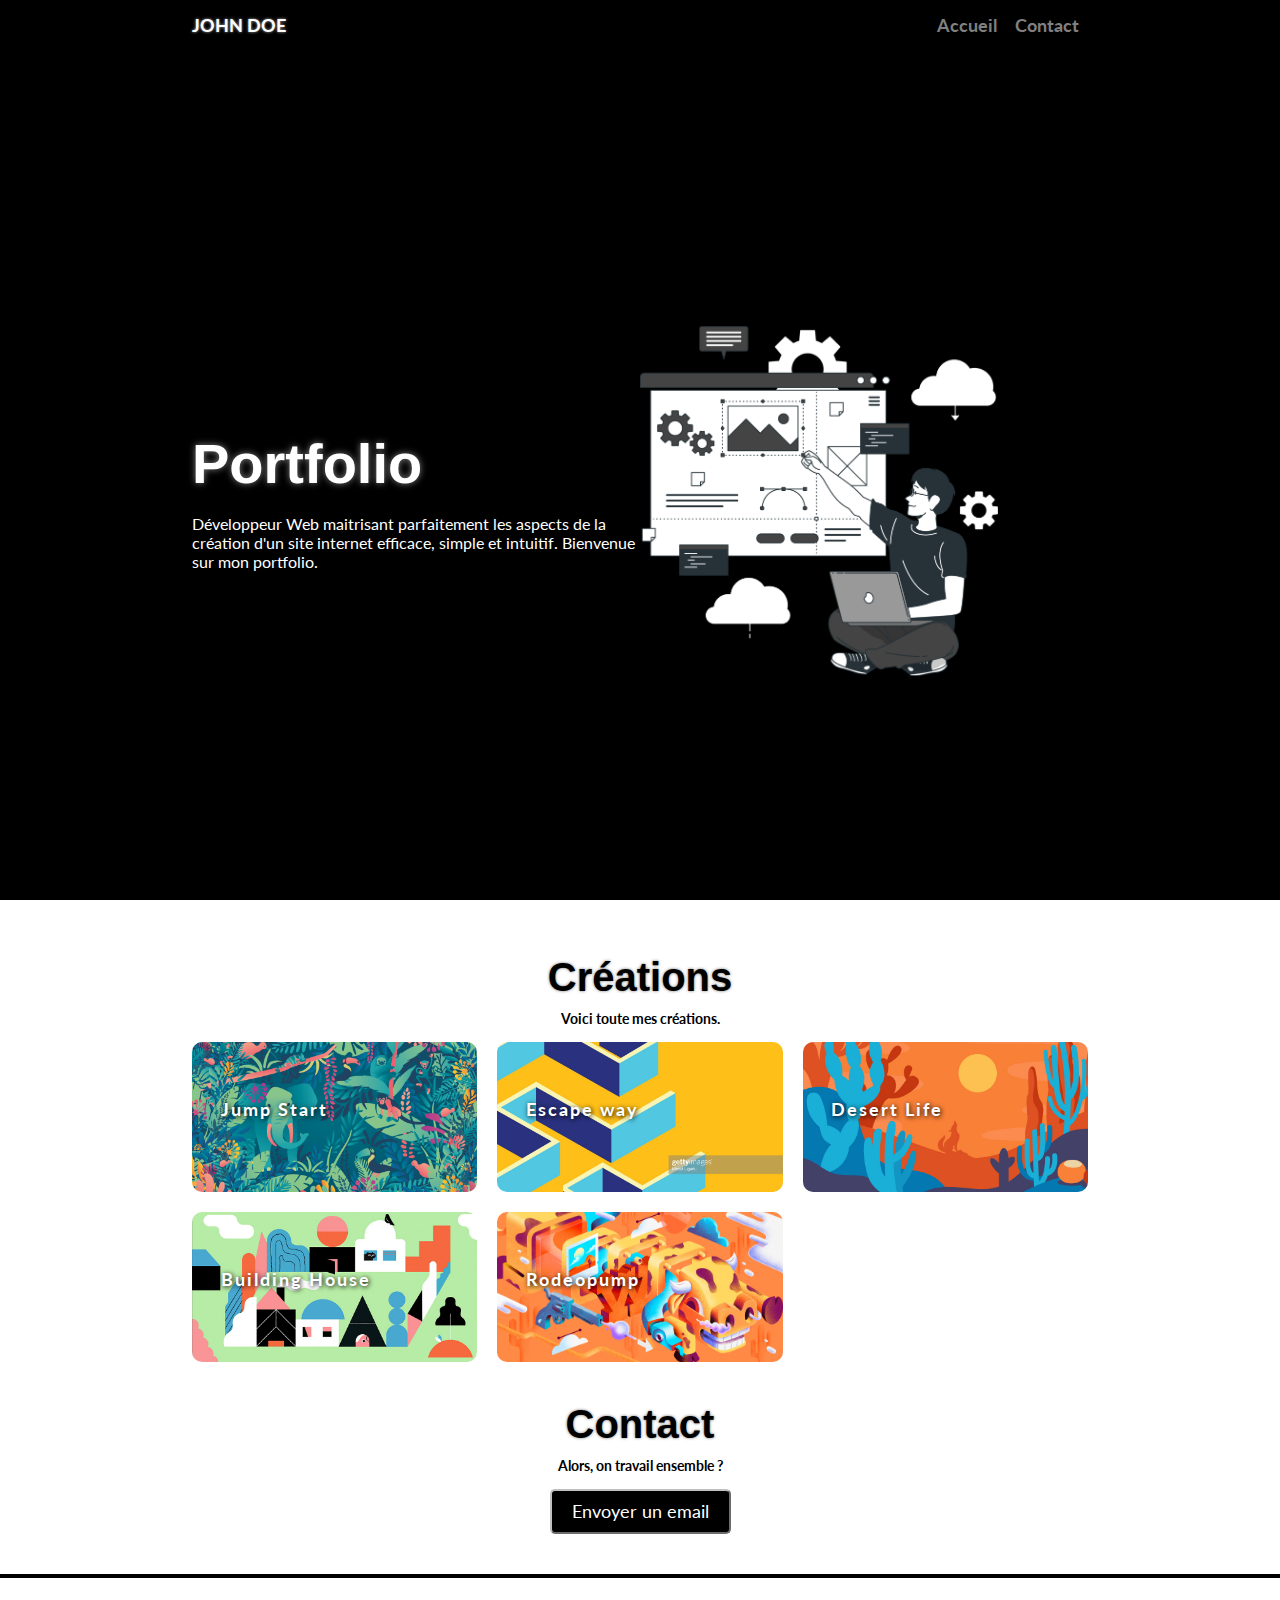
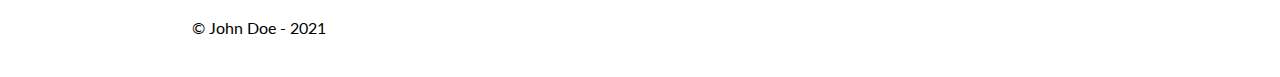
<file: index.html>
<!DOCTYPE html>
<html>
    <head>
        <meta charset="UTF-8">
        <meta name="viewport" content="width=device-width, initial-scale=1.0">
        <link rel="icon" type="image/x-icon" href="Images/favicon.png">
        <link rel="stylesheet" href="Style/style.css">
        <title>Template | Potfolio</title>
    </head>
 
    <body>
        <header>
            <!-- Menu -->
            <div class=container>
                <h1>JOHN DOE</h1>
                <nav>
                        <li><a href="#" id="Contact">Contact</a></li>
                        <li><a href="index.html" id="Accueil">Accueil</a></li>  
                </nav>
            </div>
            <!-- Acceuil -->
            <div class="container">
                <div class="flex-presentation">
                    <div id="gaucheP">
                        <h2>Portfolio</h2><br>
                        <p><strong>Développeur Web</strong> maitrisant parfaitement les aspects de la création d'un site internet efficace, simple et intuitif. Bienvenue sur mon portfolio.</p>
                    </div>
                    <div id=droiteP>
                        <img src="Images/illustration.png" alt="Logo">
                    </div>
                </div>
            </div>
        </header>
        <div class=container>
            <div class="flex-center">
                <h3>Créations</h3>
                <p>Voici toute mes créations.</p>
            </div>
            <div id="grill">
                    <a href="Projets/JumpStart.html" title="Jump-Start" id="Jumpstart"><div class="element" ><p>Jump Start</p></div></a>
                    <a href="Projets/EscapeWay.html" id="Escapeway" title="Escape-way"><div class="element" ><p>Escape way</p></div></a>
                    <a href="Projets/DesertLife.html" title="Desert Life" id="Desertlife"><div class="element"><p>Desert Life</p></div></a>
                    <a href="Projets/BuildingHouse.html" title="Building House" id="Buildinghouse"><div class="element"><p>Building House</p></div></a>
                    <a href="Projets/RodeoPump.html" title="Rodeo Pump" id="Rodeopump"><div class="element"><p>Rodeopump</p></div></a>
            </div>
            <div class="contact">
                <div class="flex-center">
                    <h3>Contact</h3>
                    <p>Alors, on travail ensemble ?</p>
                    <a href="#" id="mail">Envoyer un email</a>
                 </div>
            </div>
        </div>
        <footer>
            <hr>
            <div class=container id="footer">
                <p>&copy; John Doe - 2021</p>
            </div>
        </footer>
    </body>
</html>
</file>
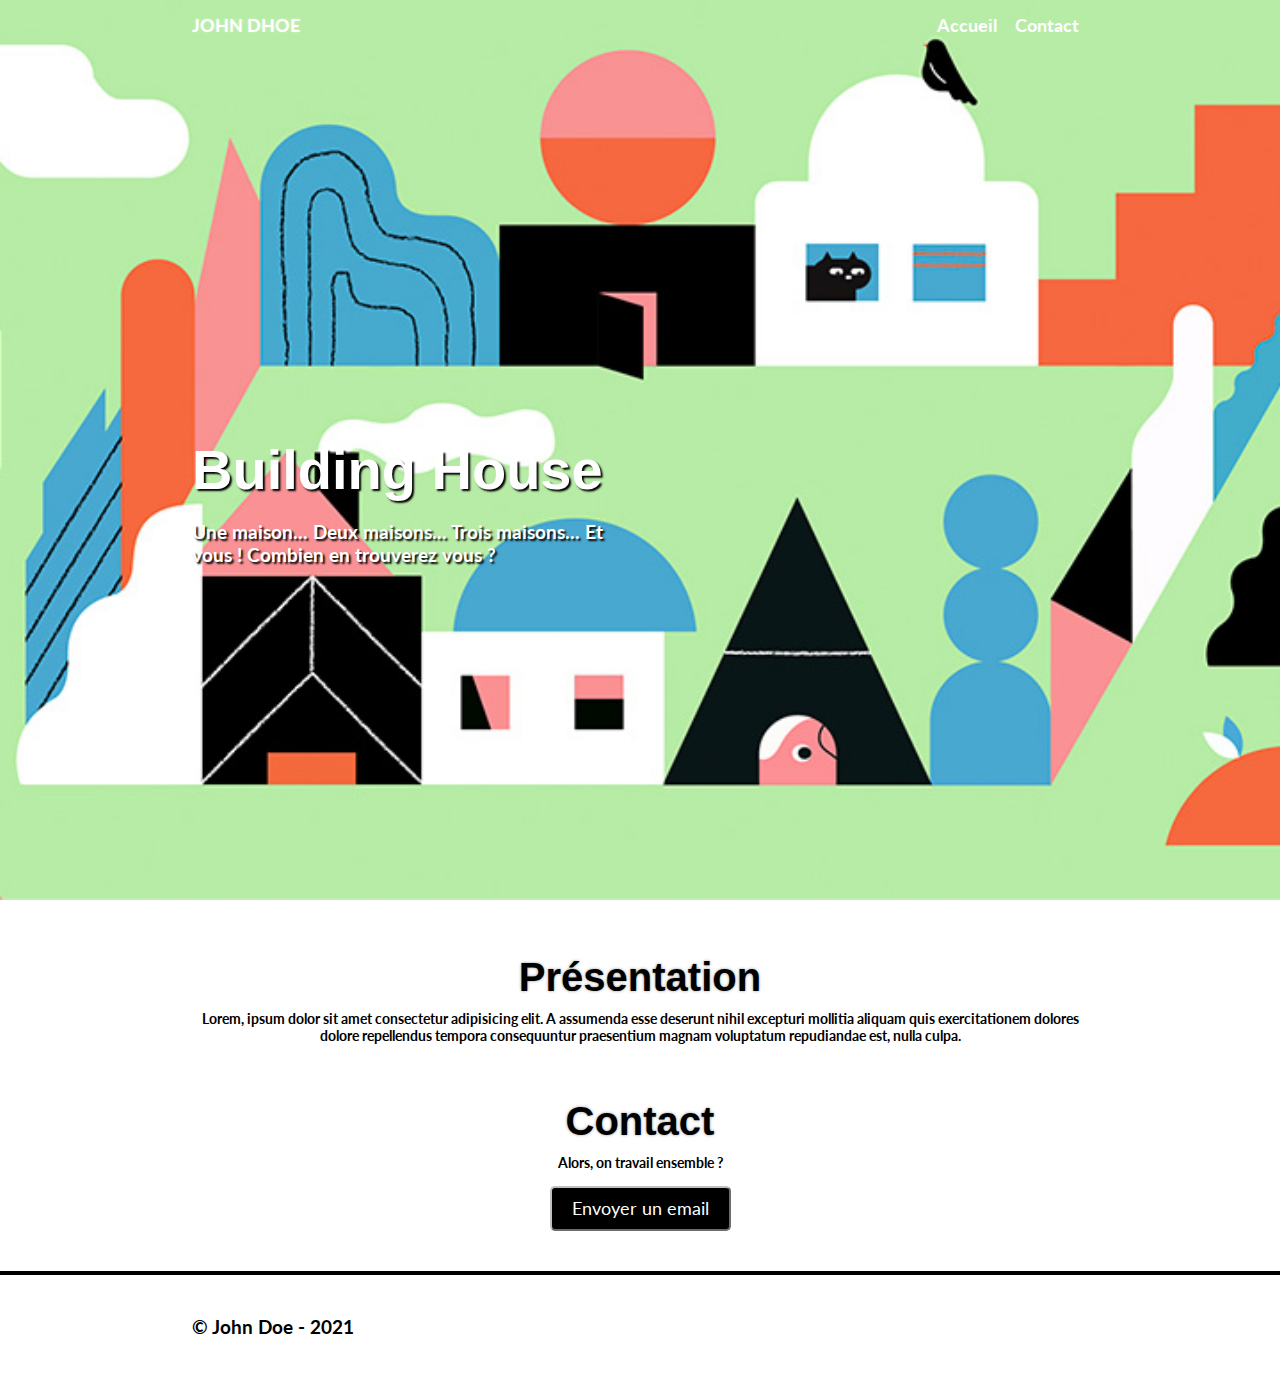
<file: Projets/BuildingHouse.html>
<!DOCTYPE html>
<html>
    <head>
        <meta charset="UTF-8">
        <meta name="viewport" content="width=device-width, initial-scale=1.0">
        <link rel="icon" type="image/x-icon" href="../Images/favicon.png">
        <link rel="stylesheet" href="../Style/BuildingHouse.css">
        <title>Créations | Building House</title>
    </head>
 
    <body>
        <header>
            <!-- Menu -->
            <div class=container>
                <h1>JOHN DHOE</h1>
                    <nav>
                        <li><a href="#" id="Contact">Contact</a></li>
                        <li><a href="../index.html" id="Accueil">Accueil</a></li>  
                    </nav>
            </div>
            <!-- Acceuil -->
            <div class="container">
                <div class="flex-presentation">
                    <div id="gaucheP">
                        <h2>Building House</h2><br>
                        <p>Une maison... Deux maisons... Trois maisons... Et vous ! Combien en trouverez vous ?</p>
                </div>
                </div>
            </div>
        </header>
        <div class=container>
            <div class="flex-center">
                <h3>Présentation</h3>
                <p>Lorem, ipsum dolor sit amet consectetur adipisicing elit. A assumenda esse deserunt nihil excepturi mollitia aliquam quis exercitationem dolores dolore repellendus tempora consequuntur praesentium magnam voluptatum repudiandae est, nulla culpa.</p>
            </div>
            <div class="contact">
                <div class="flex-center">
                    <h3>Contact</h3>
                    <p>Alors, on travail ensemble ?</p>
                    <a href="#" id="mail">Envoyer un email</a>
                </div>
            </div>
        </div>
        <footer>
            <hr>
            <div class=container id="footer">
                <p>&copy; John Doe - 2021</p>
            </div>
        </footer>
    </body>
</html>
</file>
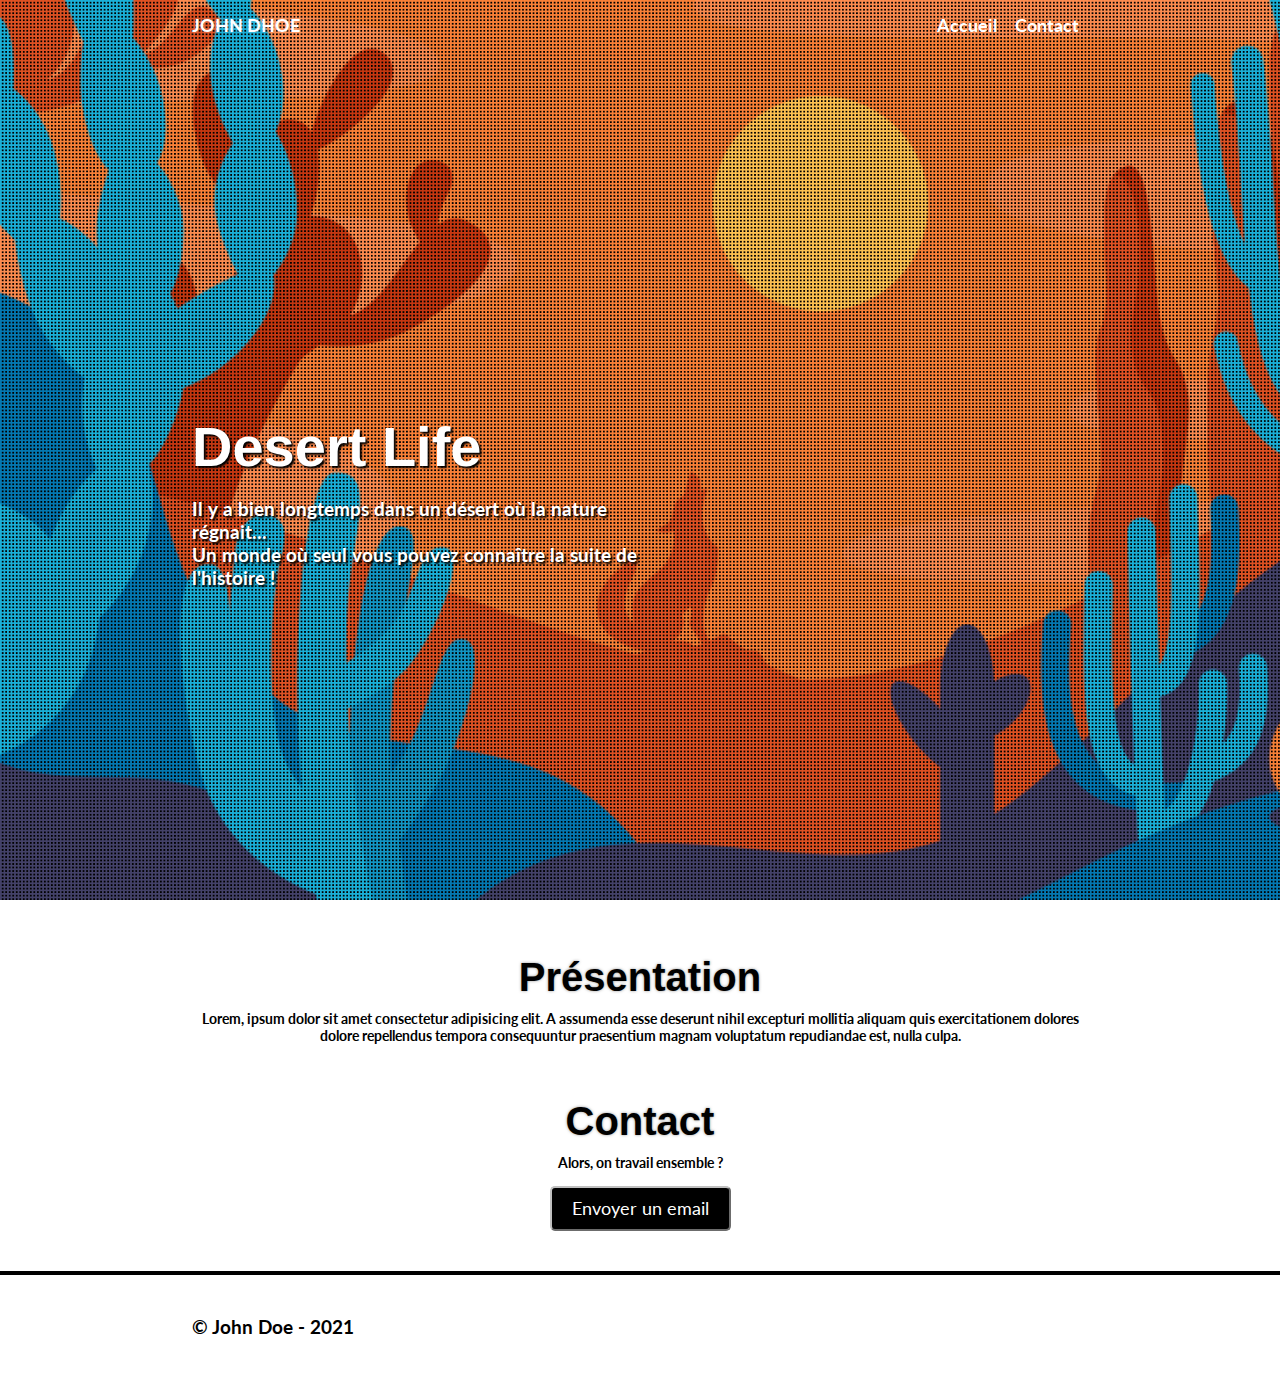
<file: Projets/DesertLife.html>
<!DOCTYPE html>
<html>
    <head>
        <meta charset="UTF-8">
        <meta name="viewport" content="width=device-width, initial-scale=1.0">
        <link rel="icon" type="image/x-icon" href="../Images/favicon.png">
        <link rel="stylesheet" href="../Style/DesertLife.css">
        <title>Créations | Desert Life</title>
    </head>
 
    <body>
        <header>
            <!-- Menu -->
            <div class=container>
                <h1>JOHN DHOE</h1>
                    <nav>
                        <li><a href="#" id="Contact">Contact</a></li>
                        <li><a href="../index.html" id="Accueil">Accueil</a></li>  
                    </nav>
            </div>
            <!-- Acceuil -->
            <div class="container">
                <div class="flex-presentation">
                    <div id="gaucheP">
                        <h2>Desert Life</h2><br>
                        <p>Il y a bien longtemps dans un désert où la nature régnait... 
                            <br>
                            Un monde où seul vous pouvez connaître la suite de l'histoire !
                        </p>
                </div>
                </div>
            </div>
        </header>
        <div class=container>
            <div class="flex-center">
                <h3>Présentation</h3>
                <p>Lorem, ipsum dolor sit amet consectetur adipisicing elit. A assumenda esse deserunt nihil excepturi mollitia aliquam quis exercitationem dolores dolore repellendus tempora consequuntur praesentium magnam voluptatum repudiandae est, nulla culpa.</p>
            </div>
            <div class="contact">
                <div class="flex-center">
                    <h3>Contact</h3>
                    <p>Alors, on travail ensemble ?</p>
                    <a href="#" id="mail">Envoyer un email</a>
                </div>
            </div>
        </div>
        <footer>
            <hr>
            <div class=container id="footer">
                <p>&copy; John Doe - 2021</p>
            </div>
        </footer>
    </body>
</html>
</file>
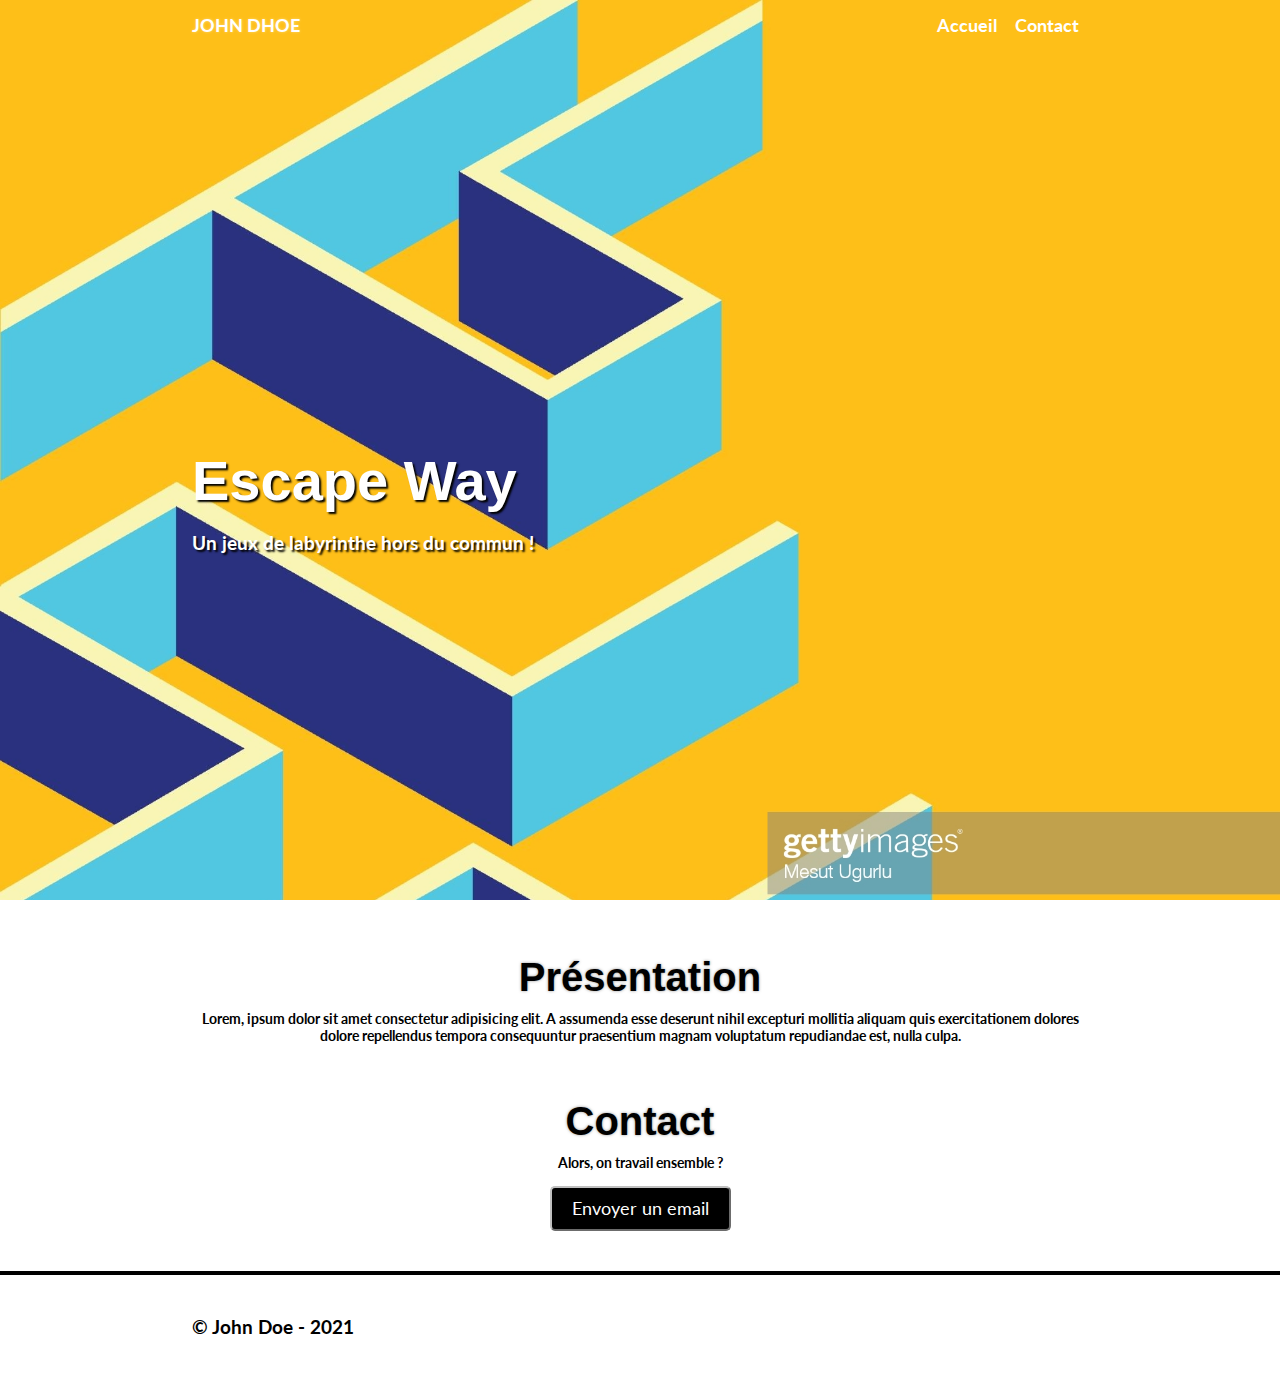
<file: Projets/EscapeWay.html>
<!DOCTYPE html>
<html>
    <head>
        <meta charset="UTF-8">
        <meta name="viewport" content="width=device-width, initial-scale=1.0">
        <link rel="icon" type="image/x-icon" href="../Images/favicon.png">
        <link rel="stylesheet" href="../Style/EscapeWay.css">
        <title>Créations | Escape Way</title>
    </head>
 
    <body>
        <header>
            <!-- Menu -->
            <div class=container>
                <h1>JOHN DHOE</h1>
                    <nav>
                        <li><a href="#" id="Contact">Contact</a></li>
                        <li><a href="../index.html" id="Accueil">Accueil</a></li>  
                    </nav>
            </div>
            <!-- Acceuil -->
            <div class="container">
                <div class="flex-presentation">
                    <div id="gaucheP">
                        <h2>Escape Way</h2><br>
                        <p>Un jeux de labyrinthe hors du commun !</p>
                </div>
                </div>
            </div>
        </header>
        <div class=container>
            <div class="flex-center">
                <h3>Présentation</h3>
                <p>Lorem, ipsum dolor sit amet consectetur adipisicing elit. A assumenda esse deserunt nihil excepturi mollitia aliquam quis exercitationem dolores dolore repellendus tempora consequuntur praesentium magnam voluptatum repudiandae est, nulla culpa.</p>
            </div>
            <div class="contact">
                <div class="flex-center">
                    <h3>Contact</h3>
                    <p>Alors, on travail ensemble ?</p>
                    <a href="#" id="mail">Envoyer un email</a>
                </div>
            </div>
        </div>
        <footer>
            <hr>
            <div class=container id="footer">
                <p>&copy; John Doe - 2021</p>
            </div>
        </footer>
    </body>
</html>
</file>
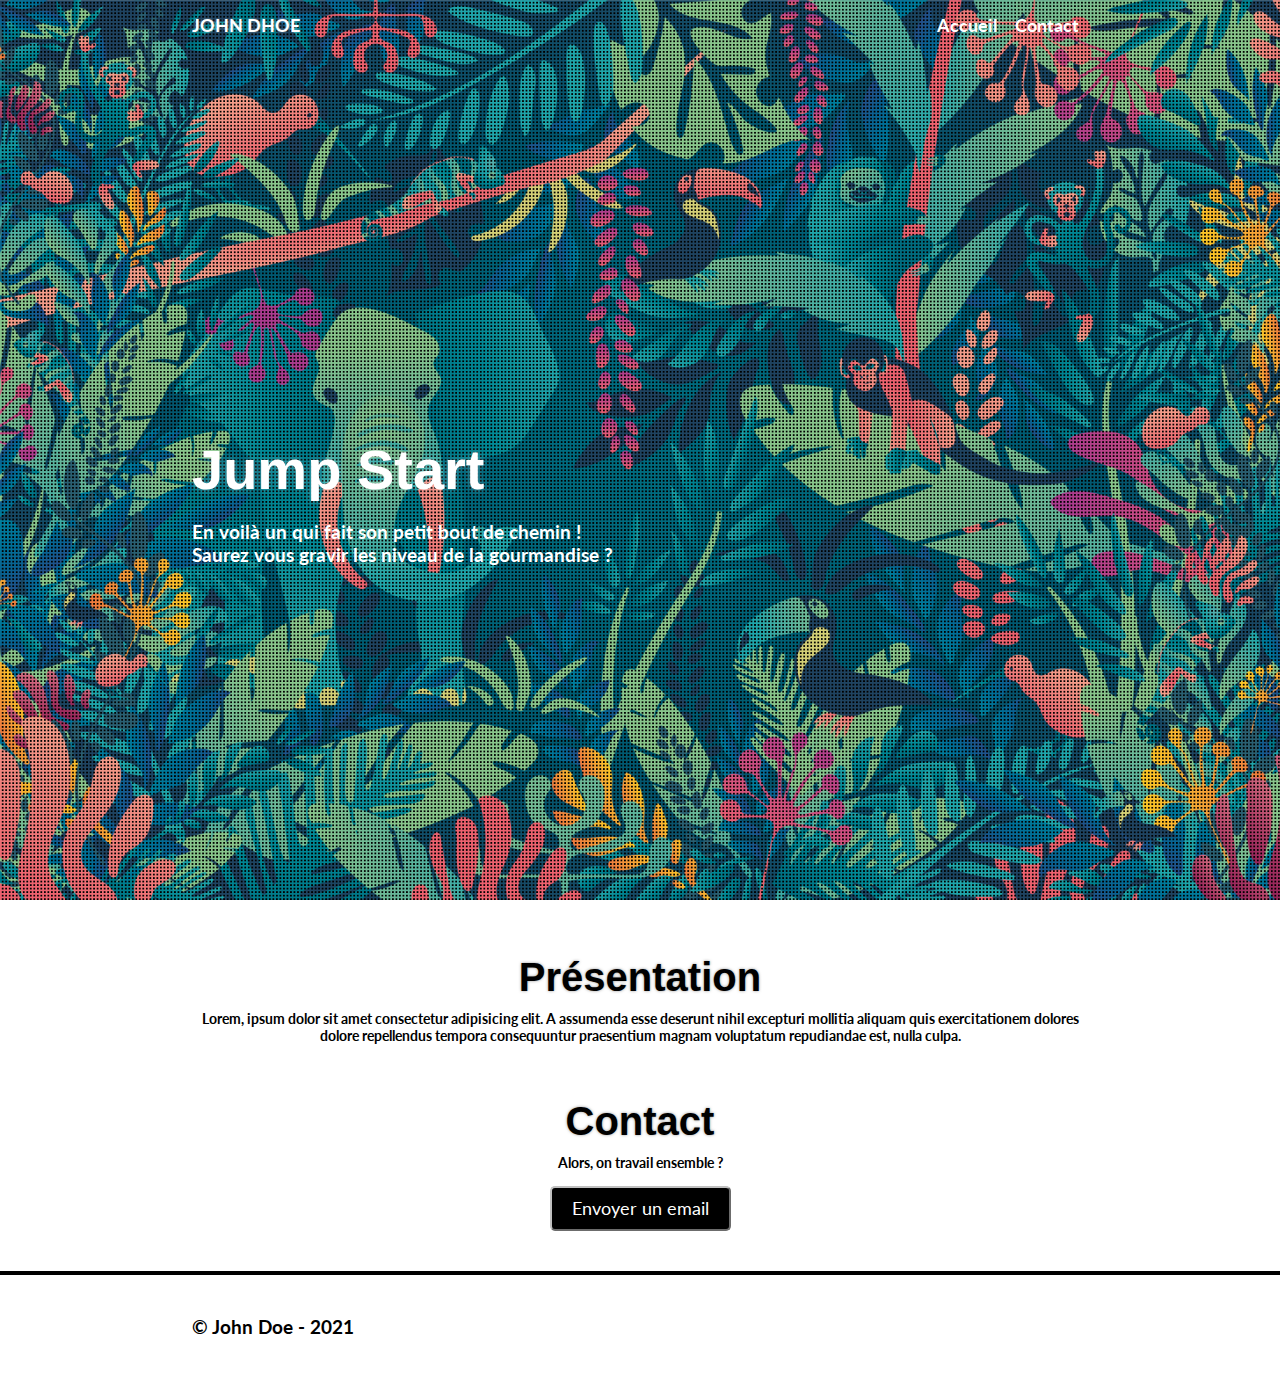
<file: Projets/JumpStart.html>
<!DOCTYPE html>
<html>
    <head>
        <meta charset="UTF-8">
        <meta name="viewport" content="width=device-width, initial-scale=1.0">
        <link rel="icon" type="image/x-icon" href="../Images/favicon.png">
        <link rel="stylesheet" href="../Style/JumpStart.css">
        <title>Créations | Jump Start</title>
    </head>
 
    <body>
        <header>
            <!-- Menu -->
            <div class=container>
                <h1>JOHN DHOE</h1>
                    <nav>
                        <li><a href="#" id="Contact">Contact</a></li>
                        <li><a href="../index.html" id="Accueil">Accueil</a></li>  
                    </nav>
            </div>
            <!-- Acceuil -->
            <div class="container">
                <div class="flex-presentation">
                    <div id="gaucheP">
                        <h2>Jump Start</h2><br>
                        <p>En voilà un qui fait son petit bout de chemin ! Saurez vous gravir les niveau de la gourmandise ?</p>
                </div>
                </div>
            </div>
        </header>
        <div class=container>
            <div class="flex-center">
                <h3>Présentation</h3>
                <p>Lorem, ipsum dolor sit amet consectetur adipisicing elit. A assumenda esse deserunt nihil excepturi mollitia aliquam quis exercitationem dolores dolore repellendus tempora consequuntur praesentium magnam voluptatum repudiandae est, nulla culpa.</p>
            </div>
            <div class="contact">
                <div class="flex-center">
                    <h3>Contact</h3>
                    <p>Alors, on travail ensemble ?</p>
                    <a href="#" id="mail">Envoyer un email</a>
                </div>
            </div>
        </div>
        <footer>
            <hr>
            <div class=container id="footer">
                <p>&copy; John Doe - 2021</p>
            </div>
        </footer>
    </body>
</html>
</file>
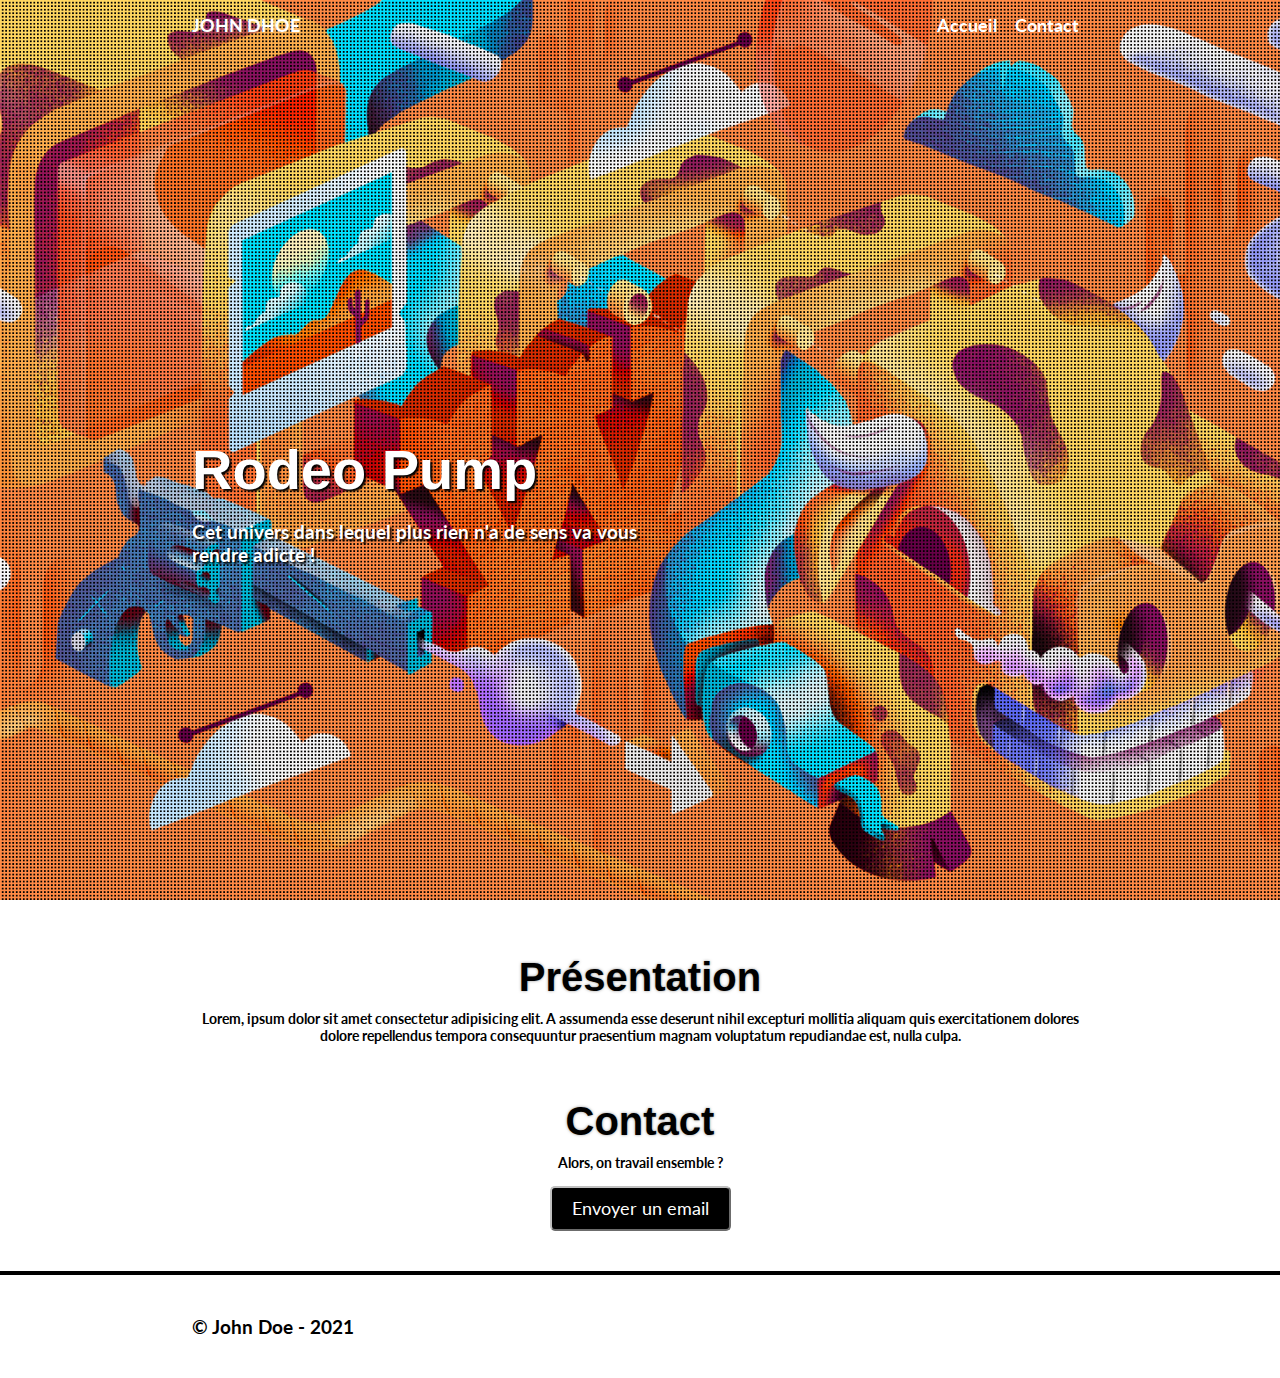
<file: Projets/RodeoPump.html>
<!DOCTYPE html>
<html>
    <head>
        <meta charset="UTF-8">
        <meta name="viewport" content="width=device-width, initial-scale=1.0">
        <link rel="icon" type="image/x-icon" href="../Images/favicon.png">
        <link rel="stylesheet" href="../Style/RodeoPump.css">
        <title>Créations | Rodeo Pump</title>
    </head>
 
    <body>
        <header>
            <!-- Menu -->
            <div class=container>
                <h1>JOHN DHOE</h1>
                    <nav>
                        <li><a href="#" id="Contact">Contact</a></li>
                        <li><a href="../index.html" id="Accueil">Accueil</a></li>  
                    </nav>
            </div>
            <!-- Acceuil -->
            <div class="container">
                <div class="flex-presentation">
                    <div id="gaucheP">
                        <h2>Rodeo Pump</h2><br>
                        <p>Cet univers dans lequel plus rien n'a de sens va vous rendre adicte !</p>
                </div>
                </div>
            </div>
        </header>
        <div class=container>
            <div class="flex-center">
                <h3>Présentation</h3>
                <p>Lorem, ipsum dolor sit amet consectetur adipisicing elit. A assumenda esse deserunt nihil excepturi mollitia aliquam quis exercitationem dolores dolore repellendus tempora consequuntur praesentium magnam voluptatum repudiandae est, nulla culpa.</p>
            </div>
            <div class="contact">
                <div class="flex-center">
                    <h3>Contact</h3>
                    <p>Alors, on travail ensemble ?</p>
                    <a href="#" id="mail">Envoyer un email</a>
                </div>
            </div>
        </div>
        <footer>
            <hr>
            <div class=container id="footer">
                <p>&copy; John Doe - 2021</p>
            </div>
        </footer>
    </body>
</html>
</file>
<file: Style/style.css>
/* POLICES */
@import url('https://fonts.googleapis.com/css2?family=Lato:wght@300&family=Roboto:wght@300&display=swap');
@import url('https://fonts.googleapis.com/css2?family=Oswald:wght@500&display=swap');

*{
    box-sizing:border-box;
    margin:0;
}

html{
    min-width: 300px;
}

header{
    background:black;
    height:100vh;
}

h1{text-shadow: 0px 0px 3px rgba(255, 255, 255,0.7);}

h1, nav{
    width:50%;
    display:inline;
    height:15px;
}

h1, a{
    font-family: 'Lato', arial, sans-serif;
    font-size:1.1em;
    color:rgb(255, 255, 255);
    text-decoration: none;
}

h2{
    font-family: arial, sans-serif;
    font-size:3.5em;
    color:white;
    text-shadow: 0px 0px 7px rgba(255, 255, 255,0.5);
}

h3{
    font-size: 2.5em;
    font-family: arial, sans-serif;
    margin-top: 40px;
    text-shadow: 0px 0px 3px rgba(78, 78, 78, 0.8);

}

strong{
    font-weight:normal;
}

p{
    color:white;
    font-size: 1.2em;
}

img{
    width:100%;
}

li{
    list-style:none;
    margin:0px 1%;
    float:right;
}

li a{
    color:grey;
    font-weight:bold;
}

hr{
    border:2px solid black;
    margin: 20px 0;
}

footer{
    margin:20px auto;
    width:100%;
}

footer p{
    color:black;
    margin: 20px 20%;
}

/* ID */
#gaucheP{
    display: flex;
    flex-direction: column;
    flex-basis:50%;
    justify-content: center;

}

#droiteP{
    display:flex;
    align-items: center;
    flex-basis:40%;
}

#grill{
    display:grid;
    grid-template-columns: 1fr 1fr 1fr;
    grid-template-rows: repeat(2,150px);
    gap: 20px 20px;
}

#mail{
    color:white;
    background-color:black;
    padding:10px 20px;
    margin-top:0;
    margin-bottom:20px;
    border:silver 2px outset;
    border-radius: 5px;
}

#footer{padding:20px 0px}

#Jumpstart{background: url(../Images/jump-start.png) no-repeat center;background-size:cover; border-radius: 10px;}
#Escapeway{background: url(../Images/labyrinthe.jpg) no-repeat center;background-size:cover; border-radius: 10px;}
#Desertlife{background: url(../Images/desert-life.jpg) no-repeat center;background-size:cover;  border-radius: 10px;}
#Buildinghouse{background: url(../Images/building-house.jpg) no-repeat center;background-size:cover; border-radius: 10px;}
#Rodeopump{background: url(../Images/rodeo-pump.jpg) no-repeat center;background-size:cover; border-radius: 10px;}

/* Class */
.container{
    margin:0 auto; padding-top:15px;
    width:70%;
}

.container p{
    margin:0;
    font-family: 'Lato', arial, sans-serif;
    font-size: 1em;
}

.flex-presentation{
    display:flex;
    height:100vh;
}

.flex-center{
    display: flex;
    align-items: center;
    flex-flow: column;
    color:black;
    justify-content: space-around;
}

.flex-center p{
    color:black;
    font-family: 'Lato', arial, sans-serif;
    font-weight: bold;
    font-size: 0.9em;
    margin-bottom:15px;
    margin-top: 10px;
    text-align: center;
}

.element p{
    color:white;;
    text-shadow: 1px 1px 5px black;
    font-family: 'Lato', sans-serif;
    font-weight: bold;
    letter-spacing: 2px;
    margin: 20% 10%;
}
/* Dynamic */
li a:hover{
    color:white;
    text-shadow: 0px 0px 5px rgba(255, 255, 255,0.7);
    font-weight:bold;
    font-size:1.2em;
}

#Jumpstart:hover, #Escapeway:hover, #Desertlife:hover, #Buildinghouse:hover, #Rodeopump:hover{
    opacity:0.7;
    text-shadow: 0px 0px 3px rgba(0, 0, 0, 1);
    transition:.5s;
}

#mail:active{
    border:silver 3px inset;
    padding-bottom: 8px;
}

/* Responsive */
@media all and (max-width:750px){
    img{
        display:none;
    }
    #gaucheP{
        flex-basis:auto;
        align-items: center;
        text-align:center;
    }
    #droiteP{   
        display: none;
    }
}

@media all and (max-width:600px){
    #grill{
        grid-template-columns: 1fr 1fr;
        grid-template-rows: repeat(3, 1fr);
    }

    nav,h1{
        display: flex;
        flex-direction: row-reverse;
        float:none;
        margin-top: 20%;
        width: auto;
        justify-content: center;
    }
    
    li a{
        padding-left: 40pX;
        padding-right: 40px;
    }

    .element p{
        font-size:0.9em;
        margin:30% 10%;
        padding:0px;
        letter-spacing: normal;
        
    }

    footer{
        text-align: center;
    }
}
</file>
<file: Style/BuildingHouse.css>
/* POLICES */
@import url('https://fonts.googleapis.com/css2?family=Lato:wght@300&family=Roboto:wght@300&display=swap');
@import url('https://fonts.googleapis.com/css2?family=Oswald:wght@500&display=swap');

*{
    box-sizing:border-box;
    margin:0;
}

html{
    min-width:300px;
}

header{
    background:url(../Images/building-house.jpg) no-repeat center; background-size: cover;
    height:100vh;
}

h1{text-shadow: 0px 0px 3px rgba(255, 255, 255,0.4);}

h1, nav{
    width:50%;
    display:inline;
    height:15px;
}

h1, a{
    font-family: 'Lato', arial, sans-serif;
    font-size:1.1em;
    color:rgb(255, 255, 255);
    text-decoration: none;
}

h2{
    font-family: arial, sans-serif;
    font-size:3.5em;
}

h3{
    font-size: 2.5em;
    font-family: arial, sans-serif;
    margin-top: 40px;
    text-shadow: 0px 0px 3px rgba(78, 78, 78, 0.6);

}

strong{
    font-weight:normal;
}

img{
    width:100%;
    position:static
}

li{
    list-style:none;
    margin:0px 1%;
    float:right;
}

li a{
    color:white;
    font-weight:bold;
}

video{
    margin:30px auto;
}

hr{
    border:2px solid black;
    background:black;
    margin: 20px 0;
}

footer{
    margin:20px auto;
    width:100%;
}

footer p{
    color:black;
    margin: 20px 20%;
}

/* ID */
#gaucheP{
    display: flex;
    flex-direction: column;
    flex-basis:50%;
    justify-content: center;
    color: white;
    text-shadow: 2px 2px 2px black;
}

#mail{
    color:white;
    background-color:black;
    padding:10px 20px;
    margin-top:0;
    margin-bottom:20px;
    border:silver 2px outset;
    border-radius: 5px;
}

#footer{padding:20px 0px}

/* Class */
.container{
    margin:0 auto; padding-top:15px;
    width:70%;
}

.container p{
    margin:0;
    font-family: 'Lato', arial, sans-serif;
    font-size: 1.2em;
    font-weight:bold;
}

.flex-presentation{
    display:flex;
    height:100vh;
}

.flex-center{
    display: flex;
    align-items: center;
    flex-flow: column;
    color:black;
    justify-content: space-around;
    text-align: center;
}

.flex-center p{
    color:black;
    font-family: 'Lato', arial, sans-serif;
    font-weight: bold;
    font-size: 0.9em;
    margin-bottom:15px;
    margin-top: 10px;
    text-align: center;
}

/* Dynamic */
li a:hover{
    color:white;
    text-shadow: 0px 0px 5px rgba(255, 255, 255,0.7);
    font-weight:bold;
    font-size:1.2em;
}
#mail:active{
    border:silver 3px inset;
    padding-bottom: 8px;
}

/* Responsive */
@media all and (max-width:750px){
    img{
        display:none;
    }
    #gaucheP{
        flex-basis:auto;
        align-items: center;
        text-align:center;
    }

    #droiteP{
       display:none;
    }
}

@media all and (max-width:362px){
    nav,h1{
        display: flex;
        flex-direction: row-reverse;
        float:none;
        margin-top: 20%;
        width: auto;
        justify-content: center;
    }
    
    li a{
        padding-left: 40pX;
        padding-right: 40px;
    }

    .flex-center p{
        width:300px;
    }

    video{
        width:200px; 
        margin-bottom: 0px;
    }

    footer{
        text-align: center;
    }
}
</file>
<file: Style/DesertLife.css>
/* POLICES */
@import url('https://fonts.googleapis.com/css2?family=Lato:wght@300&family=Roboto:wght@300&display=swap');
@import url('https://fonts.googleapis.com/css2?family=Oswald:wght@500&display=swap');

*{
    box-sizing:border-box;
    margin:0;
}

html{
    min-width:300px;
}

header{
    background:url(../Images/points.png),url(../Images/desert-life.jpg) no-repeat center; background-size: cover;
    height:100vh;
}

h1{text-shadow: 0px 0px 3px rgba(255, 255, 255,0.4);}

h1, nav{
    width:50%;
    display:inline;
    height:15px;
}

h1, a{
    font-family: 'Lato', arial, sans-serif;
    font-size:1.1em;
    color:rgb(255, 255, 255);
    text-decoration: none;
}

h2{
    font-family: arial, sans-serif;
    font-size:3.5em;
}

h3{
    font-size: 2.5em;
    font-family: arial, sans-serif;
    margin-top: 40px;
    text-shadow: 0px 0px 3px rgba(78, 78, 78, 0.6);

}

strong{
    font-weight:normal;
}

img{
    width:100%;
    position:static
}

li{
    list-style:none;
    margin:0px 1%;
    float:right;
}

li a{
    color:white;
    font-weight:bold;
}

video{
    margin:30px auto;
}

hr{
    border:2px solid black;
    background:black;
    margin: 20px 0;
}

footer{
    margin:20px auto;
    width:100%;
}

footer p{
    color:black;
    margin: 20px 20%;
}

/* ID */
#gaucheP{
    display: flex;
    flex-direction: column;
    flex-basis:50%;
    justify-content: center;
    color: white;
    text-shadow: 2px 2px 2px black;
}

#mail{
    color:white;
    background-color:black;
    padding:10px 20px;
    margin-top:0;
    margin-bottom:20px;
    border:silver 2px outset;
    border-radius: 5px;
}

#footer{padding:20px 0px}

/* Class */
.container{
    margin:0 auto; padding-top:15px;
    width:70%;
}

.container p{
    margin:0;
    font-family: 'Lato', arial, sans-serif;
    font-size: 1.2em;
    font-weight:bold;
}

.flex-presentation{
    display:flex;
    height:100vh;
}

.flex-center{
    display: flex;
    align-items: center;
    flex-flow: column;
    color:black;
    justify-content: space-around;
    text-align: center;
}

.flex-center p{
    color:black;
    font-family: 'Lato', arial, sans-serif;
    font-weight: bold;
    font-size: 0.9em;
    margin-bottom:15px;
    margin-top: 10px;
    text-align: center;
}

/* Dynamic */
li a:hover{
    color:white;
    text-shadow: 0px 0px 5px rgba(255, 255, 255,0.7);
    font-weight:bold;
    font-size:1.2em;
}
#mail:active{
    border:silver 3px inset;
    padding-bottom: 8px;
}

/* Responsive */
@media all and (max-width:750px){
    img{
        display:none;
    }
    #gaucheP{
        flex-basis:auto;
        align-items: center;
        text-align:center;
    }

    #droiteP{
       display:none;
    }
}

@media all and (max-width:362px){
    nav,h1{
        display: flex;
        flex-direction: row-reverse;
        float:none;
        margin-top: 20%;
        width: auto;
        justify-content: center;
    }
    
    li a{
        padding-left: 40pX;
        padding-right: 40px;
    }

    .flex-center p{
        width:300px;
    }

    video{
        width:200px; 
        margin-bottom: 0px;
    }

    footer{
        text-align: center;
    }
}
</file>
<file: Style/EscapeWay.css>
/* POLICES */
@import url('https://fonts.googleapis.com/css2?family=Lato:wght@300&family=Roboto:wght@300&display=swap');
@import url('https://fonts.googleapis.com/css2?family=Oswald:wght@500&display=swap');

*{
    box-sizing:border-box;
    margin:0;
}

html{
    min-width:300px;
}

header{
    background:url(../Images/labyrinthe.jpg) no-repeat; background-size: cover;
    height:100vh;
}

h1{text-shadow: 0px 0px 3px rgba(255, 255, 255,0.4);}

h1, nav{
    width:50%;
    display:inline;
    height:15px;
}

h1, a{
    font-family: 'Lato', arial, sans-serif;
    font-size:1.1em;
    color:rgb(255, 255, 255);
    text-decoration: none;
}

h2{
    font-family: arial, sans-serif;
    font-size:3.5em;
}

h3{
    font-size: 2.5em;
    font-family: arial, sans-serif;
    margin-top: 40px;
    text-shadow: 0px 0px 3px rgba(78, 78, 78, 0.6);

}

strong{
    font-weight:normal;
}

img{
    width:100%;
    position:static
}

li{
    list-style:none;
    margin:0px 1%;
    float:right;
}

li a{
    color:white;
    font-weight:bold;
}

video{
    margin:30px auto;
}

hr{
    border:2px solid black;
    background:black;
    margin: 20px 0;
}

footer{
    margin:20px auto;
    width:100%;
}

footer p{
    color:black;
    margin: 20px 20%;
}

/* ID */
#gaucheP{
    display: flex;
    flex-direction: column;
    flex-basis:50%;
    justify-content: center;
    color: white;
    text-shadow: 2px 2px 2px black;
}

#mail{
    color:white;
    background-color:black;
    padding:10px 20px;
    margin-top:0;
    margin-bottom:20px;
    border:silver 2px outset;
    border-radius: 5px;
}

#footer{padding:20px 0px}

/* Class */
.container{
    margin:0 auto; padding-top:15px;
    width:70%;
}

.container p{
    margin:0;
    font-family: 'Lato', arial, sans-serif;
    font-size: 1.2em;
    font-weight:bold;
}

.flex-presentation{
    display:flex;
    height:100vh;
}

.flex-center{
    display: flex;
    align-items: center;
    flex-flow: column;
    color:black;
    justify-content: space-around;
    text-align: center;
}

.flex-center p{
    color:black;
    font-family: 'Lato', arial, sans-serif;
    font-weight: bold;
    font-size: 0.9em;
    margin-bottom:15px;
    margin-top: 10px;
    text-align: center;
}

/* Dynamic */
li a:hover{
    color:white;
    text-shadow: 0px 0px 5px rgba(255, 255, 255,0.7);
    font-weight:bold;
    font-size:1.2em;
}
#mail:active{
    border:silver 3px inset;
    padding-bottom: 8px;
}

/* Responsive */
@media all and (max-width:750px){
    img{
        display:none;
    }
    #gaucheP{
        flex-basis:auto;
        align-items: center;
        text-align:center;
    }

    #droiteP{
       display:none;
    }
}

@media all and (max-width:362px){
    nav,h1{
        display: flex;
        flex-direction: row-reverse;
        float:none;
        margin-top: 20%;
        width: auto;
        justify-content: center;
    }
    
    li a{
        padding-left: 40pX;
        padding-right: 40px;
    }

    .flex-center p{
        width:300px;
    }

    video{
        width:200px; 
        margin-bottom: 0px;
    }

    footer{
        text-align: center;
    }
}
</file>
<file: Style/JumpStart.css>
/* POLICES */
@import url('https://fonts.googleapis.com/css2?family=Lato:wght@300&family=Roboto:wght@300&display=swap');
@import url('https://fonts.googleapis.com/css2?family=Oswald:wght@500&display=swap');

*{
    box-sizing:border-box;
    margin:0;
}

html{
    min-width:300px;
}

header{
    background:url(../Images/points.png),url(../Images/jump-start.png) no-repeat center; background-size: cover;
    height:100vh;
}

h1{text-shadow: 0px 0px 3px rgba(255, 255, 255,0.4);}

h1, nav{
    width:50%;
    display:inline;
    height:15px;
}

h1, a{
    font-family: 'Lato', arial, sans-serif;
    font-size:1.1em;
    color:rgb(255, 255, 255);
    text-decoration: none;
}

h2{
    font-family: arial, sans-serif;
    font-size:3.5em;
    text-shadow: 0px 0px 7px rgba(255, 255, 255,0.3);
}

h3{
    font-size: 2.5em;
    font-family: arial, sans-serif;
    margin-top: 40px;
    text-shadow: 0px 0px 3px rgba(78, 78, 78, 0.6);

}

strong{
    font-weight:normal;
}

img{
    width:100%;
    position:static
}

li{
    list-style:none;
    margin:0px 1%;
    float:right;
}

li a{
    color:white;
    font-weight:bold;
}

video{
    margin:30px auto;
}

hr{
    border:2px solid black;
    background:black;
    margin: 20px 0;
}

footer{
    margin:20px auto;
    width:100%;
}

footer p{
    color:black;
    margin: 20px 20%;
}

/* ID */
#gaucheP{
    display: flex;
    flex-direction: column;
    flex-basis:50%;
    justify-content: center;
    color: white;
}

#mail{
    color:white;
    background-color:black;
    padding:10px 20px;
    margin-top:0;
    margin-bottom:20px;
    border:silver 2px outset;
    border-radius: 5px;
}

#footer{padding:20px 0px}

/* Class */
.container{
    margin:0 auto; padding-top:15px;
    width:70%;
}

.container p{
    margin:0;
    font-family: 'Lato', arial, sans-serif;
    font-size: 1.2em;
    font-weight:bold;
}

.flex-presentation{
    display:flex;
    height:100vh;
}

.flex-center{
    display: flex;
    align-items: center;
    flex-flow: column;
    color:black;
    justify-content: space-around;
    text-align: center;
}

.flex-center p{
    color:black;
    font-family: 'Lato', arial, sans-serif;
    font-weight: bold;
    font-size: 0.9em;
    margin-bottom:15px;
    margin-top: 10px;
    text-align: center;
}

/* Dynamic */
li a:hover{
    color:white;
    text-shadow: 0px 0px 5px rgba(255, 255, 255,0.7);
    font-weight:bold;
    font-size:1.2em;
}
#mail:active{
    border:silver 3px inset;
    padding-bottom: 8px;
}

/* Responsive */
@media all and (max-width:750px){
    img{
        display:none;
    }
    #gaucheP{
        flex-basis:auto;
        align-items: center;
        text-align:center;
    }

    #droiteP{
       display:none;
    }
}

@media all and (max-width:362px){
    nav,h1{
        display: flex;
        flex-direction: row-reverse;
        float:none;
        margin-top: 20%;
        width: auto;
        justify-content: center;
    }
    
    li a{
        padding-left: 40pX;
        padding-right: 40px;
    }

    .flex-center p{
        width:300px;
    }

    video{
        width:200px; 
        margin-bottom: 0px;
    }

    footer{
        text-align: center;
    }
}
</file>
<file: Style/RodeoPump.css>
/* POLICES */
@import url('https://fonts.googleapis.com/css2?family=Lato:wght@300&family=Roboto:wght@300&display=swap');
@import url('https://fonts.googleapis.com/css2?family=Oswald:wght@500&display=swap');

*{
    box-sizing:border-box;
    margin:0;
}

html{
    min-width:300px;
}

header{
    background:url(../Images/points.png),url(../Images/rodeo-pump.jpg) no-repeat center; background-size: cover;
    height:100vh;
}

h1{text-shadow: 0px 0px 3px rgba(255, 255, 255,0.4);}

h1, nav{
    width:50%;
    display:inline;
    height:15px;
}

h1, a{
    font-family: 'Lato', arial, sans-serif;
    font-size:1.1em;
    color:rgb(255, 255, 255);
    text-decoration: none;
}

h2{
    font-family: arial, sans-serif;
    font-size:3.5em;
}

h3{
    font-size: 2.5em;
    font-family: arial, sans-serif;
    margin-top: 40px;
    text-shadow: 0px 0px 3px rgba(78, 78, 78, 0.6);

}

strong{
    font-weight:normal;
}

img{
    width:100%;
    position:static
}

li{
    list-style:none;
    margin:0px 1%;
    float:right;
}

li a{
    color:white;
    font-weight:bold;
}

video{
    margin:30px auto;
}

hr{
    border:2px solid black;
    background:black;
    margin: 20px 0;
}

footer{
    margin:20px auto;
    width:100%;
}

footer p{
    color:black;
    margin: 20px 20%;
}

/* ID */
#gaucheP{
    display: flex;
    flex-direction: column;
    flex-basis:50%;
    justify-content: center;
    color: white;
    text-shadow: 2px 2px 2px black;
}

#mail{
    color:white;
    background-color:black;
    padding:10px 20px;
    margin-top:0;
    margin-bottom:20px;
    border:silver 2px outset;
    border-radius: 5px;
}

#footer{padding:20px 0px}

/* Class */
.container{
    margin:0 auto; padding-top:15px;
    width:70%;
}

.container p{
    margin:0;
    font-family: 'Lato', arial, sans-serif;
    font-size: 1.2em;
    font-weight:bold;
}

.flex-presentation{
    display:flex;
    height:100vh;
}

.flex-center{
    display: flex;
    align-items: center;
    flex-flow: column;
    color:black;
    justify-content: space-around;
    text-align: center;
}

.flex-center p{
    color:black;
    font-family: 'Lato', arial, sans-serif;
    font-weight: bold;
    font-size: 0.9em;
    margin-bottom:15px;
    margin-top: 10px;
    text-align: center;
}

/* Dynamic */
li a:hover{
    color:white;
    text-shadow: 0px 0px 5px rgba(255, 255, 255,0.7);
    font-weight:bold;
    font-size:1.2em;
}
#mail:active{
    border:silver 3px inset;
    padding-bottom: 8px;
}

/* Responsive */
@media all and (max-width:750px){
    img{
        display:none;
    }
    #gaucheP{
        flex-basis:auto;
        align-items: center;
        text-align:center;
    }

    #droiteP{
       display:none;
    }
}

@media all and (max-width:362px){
    nav,h1{
        display: flex;
        flex-direction: row-reverse;
        float:none;
        margin-top: 20%;
        width: auto;
        justify-content: center;
    }
    
    li a{
        padding-left: 40pX;
        padding-right: 40px;
    }

    .flex-center p{
        width:300px;
    }

    video{
        width:200px; 
        margin-bottom: 0px;
    }

    footer{
        text-align: center;
    }
}
</file>
